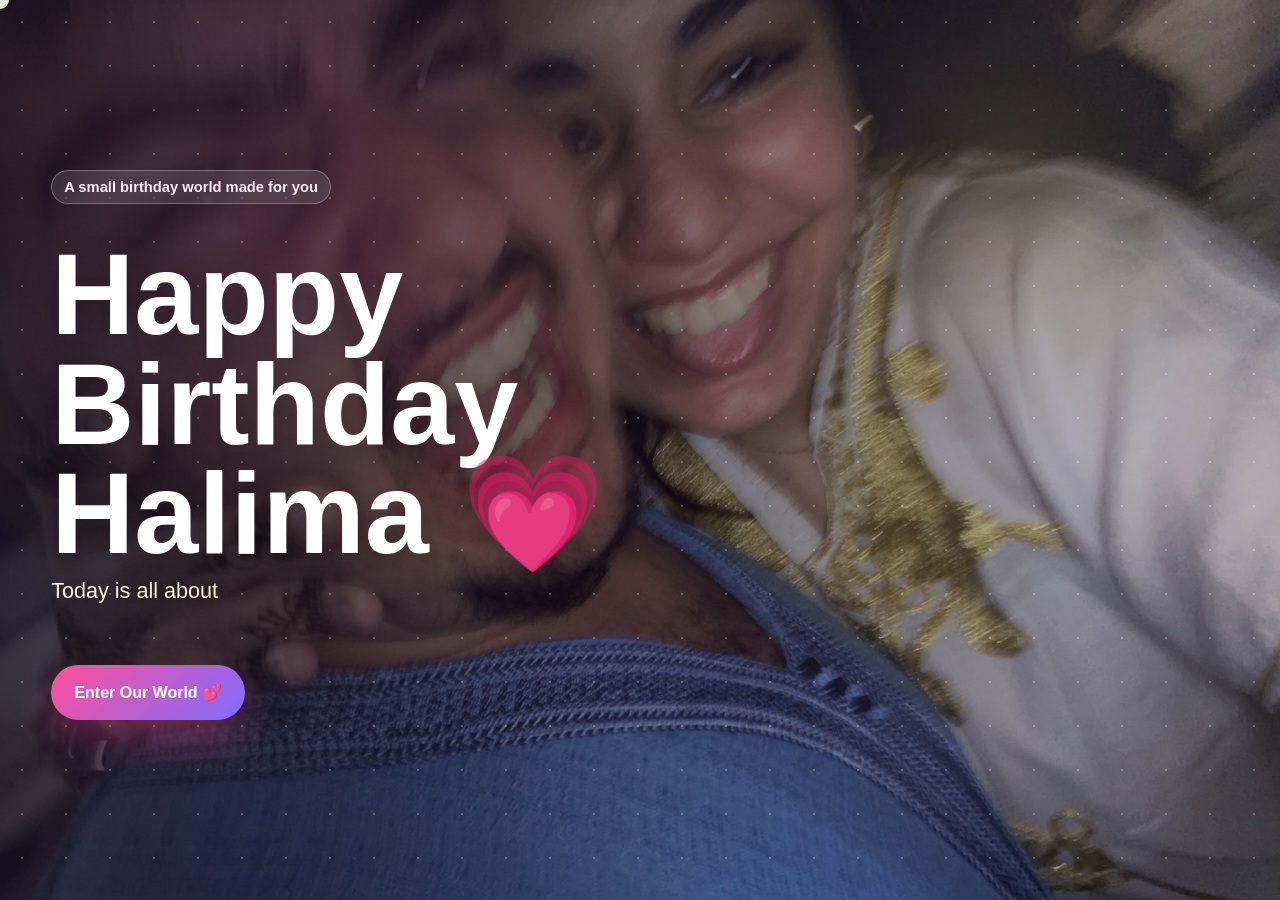
<file: index.html>
<!DOCTYPE html>
<html lang="en">
<head>
    <meta charset="UTF-8">
    <meta name="viewport" content="width=device-width, initial-scale=1.0">
    <title>Happy Birthday Halima</title>
    <link rel="stylesheet" href="style.css">
</head>
<body>
    <div class="cursor"></div>
    <main class="hero">
        <div class="hero-photo" aria-hidden="true"></div>
        <section class="hero-copy" aria-label="Birthday greeting">
            <p class="eyebrow">A small birthday world made for you</p>
            <h1>Happy Birthday Halima 💗</h1>
            <div class="greeting"></div>
            <button class="cta-button">Enter Our World 💕</button>
        </section>
    </main>

    <script src="motion.js"></script>
    <script src="script.js"></script>
</body>
</html>
</file>
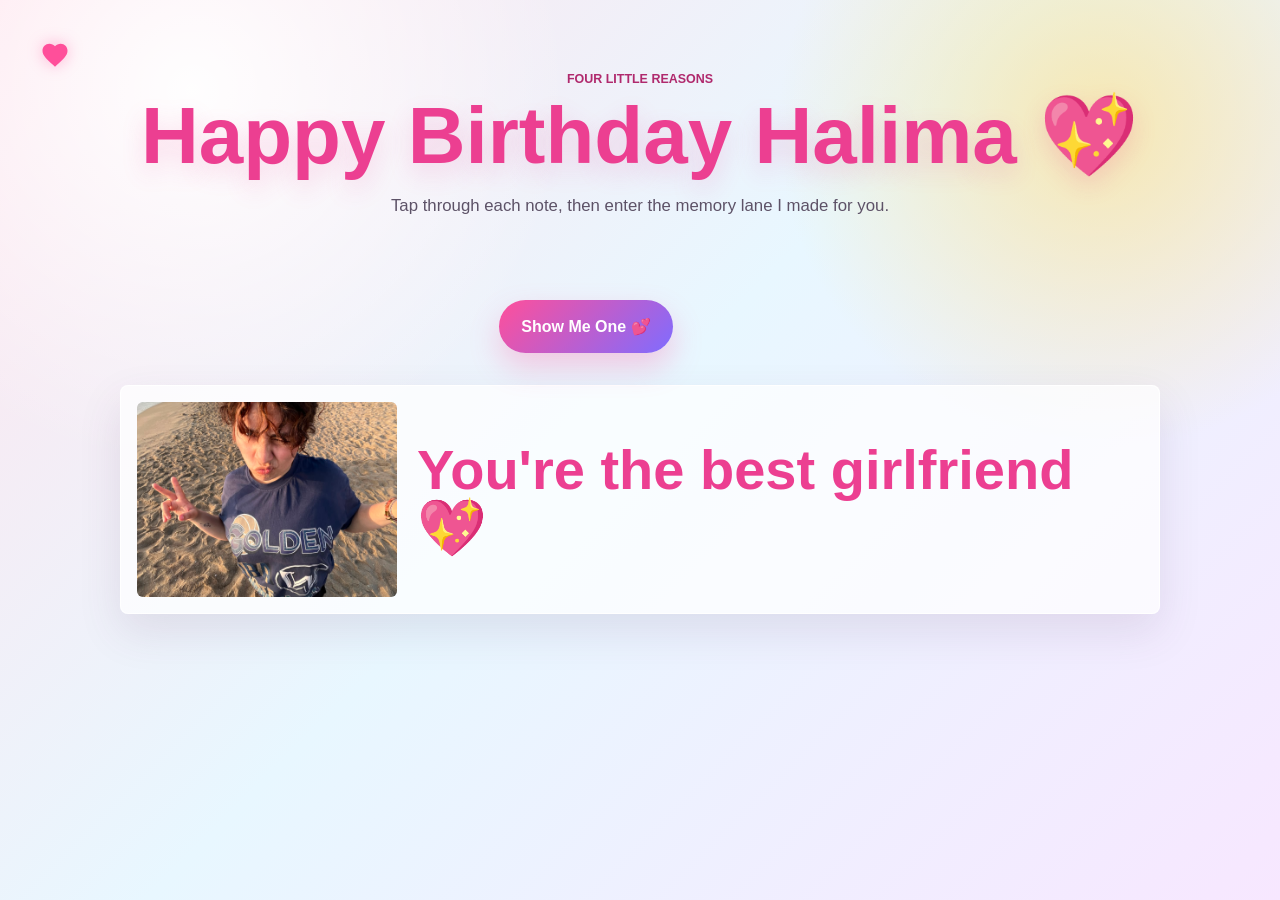
<file: cause.html>
<!DOCTYPE html>
<html lang="en">
<head>
    <meta charset="UTF-8">
    <meta name="viewport" content="width=device-width, initial-scale=1.0">
    <title>Why You Are My Favorite Person 💖</title>
    <link rel="stylesheet" href="./cause.css">
</head>
<body>
    <div class="custom-cursor">
        <svg viewBox="0 0 24 24" aria-hidden="true">
            <path fill="#ff4f9a" d="M12 21.35l-1.45-1.32C5.4 15.36 2 12.28 2 8.5 2 5.42 4.42 3 7.5 3c1.74 0 3.41.81 4.5 2.09C13.09 3.81 14.76 3 16.5 3 19.58 3 22 5.42 22 8.5c0 3.78-3.4 6.86-8.55 11.54L12 21.35z"/>
        </svg>
    </div>

    <main class="container">
        <section class="intro">
            <p class="eyebrow">Four little reasons</p>
            <h1>Happy Birthday Halima 💖</h1>
            <p>Tap through each note, then enter the memory lane I made for you.</p>
        </section>

        <div id="reasons-container"></div>

        <div class="controls">
            <button class="shuffle-button">Show Me One 💕</button>
            <div class="reason-counter"></div>
        </div>

        <section class="ending-section" aria-label="Birthday photo">
            <div class="teddy-hug">
                <img src="./d1.jpeg" alt="Halima smiling">
            </div>
            <div class="ending-text">You're the best girlfriend 💖</div>
        </section>
    </main>

    <script src="motion.js"></script>
    <script src="cause.js"></script>
</body>
</html>
</file>
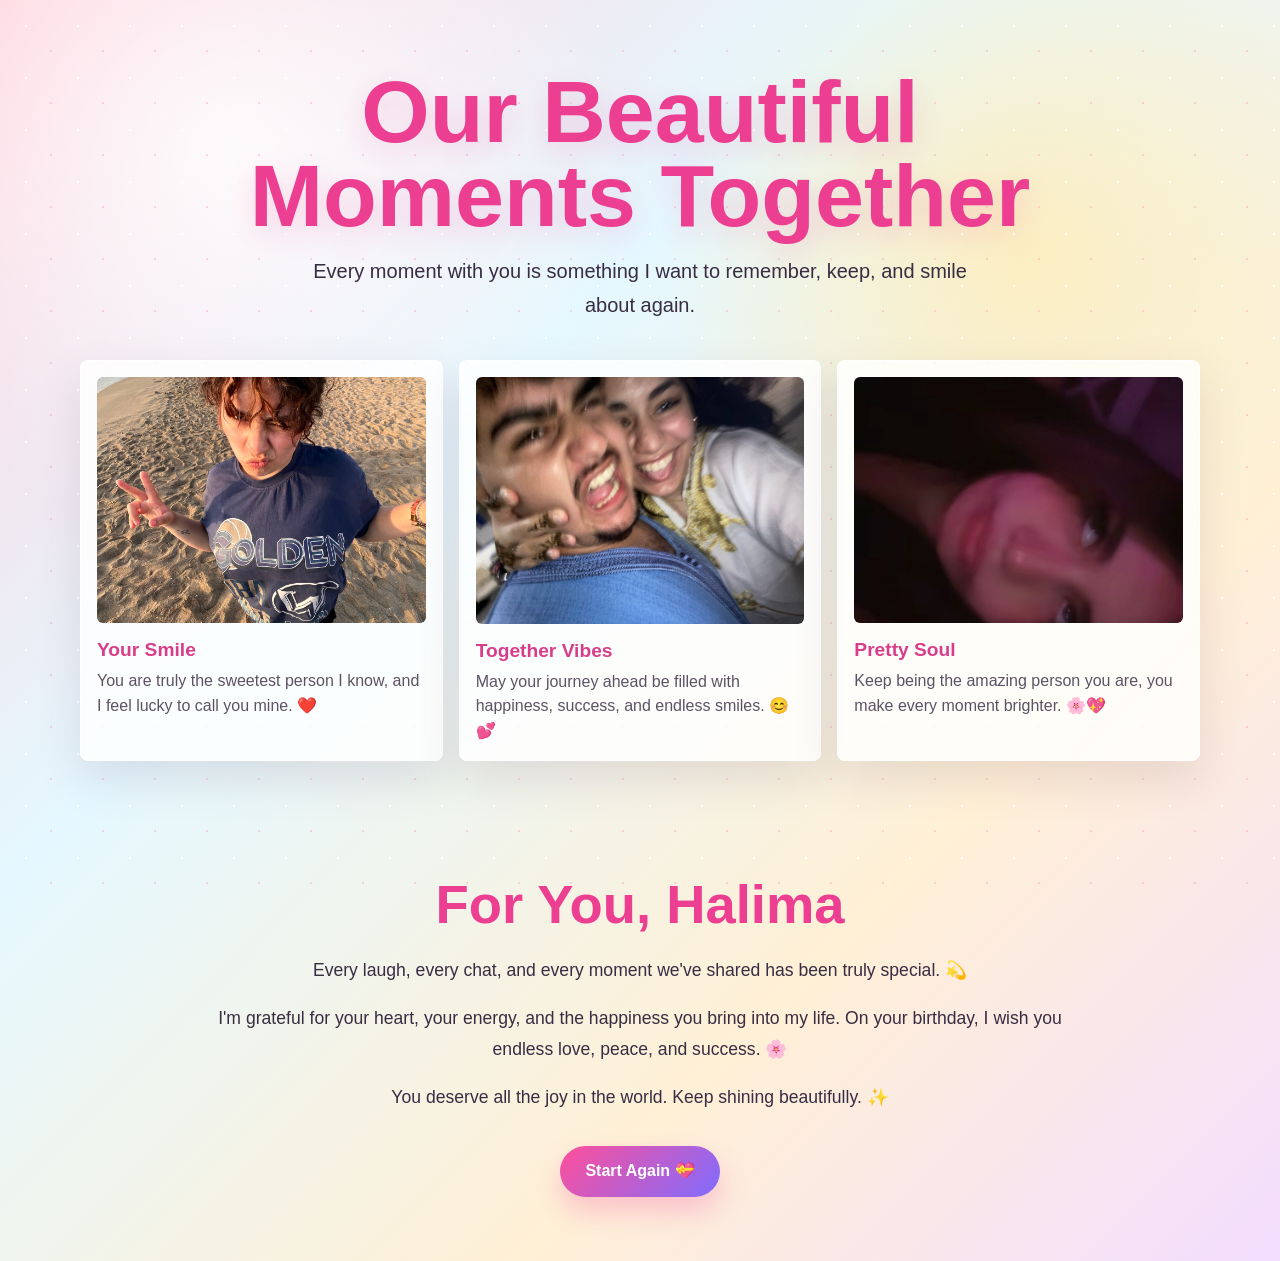
<file: last.html>
<!DOCTYPE html>
<html lang="en">
<head>
    <meta charset="UTF-8">
    <meta name="viewport" content="width=device-width, initial-scale=1.0">
    <title>Our Beautiful Memories ✨</title>
    <style>
        * {
            margin: 0;
            padding: 0;
            box-sizing: border-box;
        }

        body {
            min-height: 100vh;
            font-family: "Segoe UI", Arial, sans-serif;
            color: #382d43;
            background:
                radial-gradient(circle at 18% 12%, rgba(255, 255, 255, 0.85), transparent 26%),
                radial-gradient(circle at 80% 20%, rgba(255, 236, 181, 0.78), transparent 25%),
                linear-gradient(135deg, #ffd1dc 0%, #e5f8ff 35%, #fff0d6 70%, #f3ddff 100%);
            overflow-x: hidden;
        }

        .sparkles,
        .floating-hearts {
            position: fixed;
            inset: 0;
            pointer-events: none;
        }

        .sparkles {
            z-index: 1;
            background-image:
                radial-gradient(circle, rgba(255, 255, 255, 0.92) 1px, transparent 1px),
                radial-gradient(circle, rgba(255, 105, 180, 0.26) 1px, transparent 1px);
            background-position: 0 0, 25px 25px;
            background-size: 52px 52px;
            animation: drift 12s linear infinite;
        }

        .floating-hearts {
            z-index: 2;
            overflow: hidden;
        }

        .heart {
            position: absolute;
            bottom: -4rem;
            left: var(--left);
            font-size: var(--size);
            animation: floatHeart var(--duration) linear infinite;
            animation-delay: var(--delay);
            opacity: 0.68;
        }

        main {
            position: relative;
            z-index: 3;
        }

        .welcome {
            min-height: 40vh;
            display: grid;
            place-items: center;
            text-align: center;
            padding: 4rem 1.5rem 2rem;
        }

        .welcome h1 {
            max-width: 900px;
            margin: 0 auto 1rem;
            font-size: clamp(2.5rem, 8vw, 5.5rem);
            line-height: 0.96;
            letter-spacing: 0;
            color: #ec3f91;
            text-shadow: 0 10px 28px rgba(236, 63, 145, 0.18);
        }

        .welcome p {
            max-width: 680px;
            margin: 0 auto;
            font-size: clamp(1rem, 2.4vw, 1.25rem);
            line-height: 1.7;
        }

        .memory-container {
            width: min(1120px, calc(100% - 2rem));
            margin: 0 auto;
            display: grid;
            grid-template-columns: repeat(3, minmax(0, 1fr));
            gap: 1rem;
        }

        .memory-card {
            background: rgba(255, 255, 255, 0.82);
            border: 1px solid rgba(255, 255, 255, 0.9);
            border-radius: 8px;
            padding: 1rem;
            box-shadow: 0 18px 45px rgba(98, 63, 93, 0.14);
            transition: transform 0.28s ease, box-shadow 0.28s ease;
        }

        .memory-card:hover {
            transform: translateY(-6px);
            box-shadow: 0 22px 55px rgba(98, 63, 93, 0.2);
        }

        .memory-img {
            width: 100%;
            aspect-ratio: 4 / 3;
            object-fit: cover;
            border-radius: 6px;
            margin-bottom: 1rem;
            display: block;
            background: #ffffff;
        }

        .memory-date {
            color: #d83d8a;
            font-size: 1.2rem;
            font-weight: 800;
            margin-bottom: 0.5rem;
        }

        .memory-caption {
            color: #5d5263;
            line-height: 1.55;
        }

        .final-message {
            width: min(860px, calc(100% - 2rem));
            margin: 4rem auto 0;
            padding: 3rem 0 4rem;
            text-align: center;
        }

        .final-message h2 {
            font-size: clamp(2rem, 5vw, 3.4rem);
            color: #ec3f91;
            margin-bottom: 1.2rem;
        }

        .final-message p {
            font-size: 1.1rem;
            line-height: 1.8;
            margin-bottom: 1rem;
        }

        .goodbye-btn {
            display: inline-block;
            margin-top: 1rem;
            min-height: 3.2rem;
            padding: 0.95rem 1.6rem;
            color: #ffffff;
            background: linear-gradient(135deg, #ff4f9a, #7f6cff);
            border-radius: 999px;
            text-decoration: none;
            font-weight: 800;
            box-shadow: 0 14px 28px rgba(240, 71, 159, 0.28);
            transition: transform 0.25s ease, box-shadow 0.25s ease;
        }

        .goodbye-btn:hover {
            transform: translateY(-3px);
            box-shadow: 0 18px 35px rgba(240, 71, 159, 0.34);
        }

        @keyframes drift {
            to {
                background-position: 52px -52px, 77px -27px;
            }
        }

        @keyframes floatHeart {
            from {
                transform: translate3d(0, 0, 0) rotate(0deg);
            }

            to {
                transform: translate3d(var(--move), -120vh, 0) rotate(360deg);
            }
        }

        @media (max-width: 860px) {
            .memory-container {
                grid-template-columns: 1fr;
            }

            .welcome {
                min-height: 34vh;
            }
        }
    </style>
</head>
<body>
    <div class="sparkles"></div>
    <div class="floating-hearts">
        <div class="heart" style="--left: 8%; --size: 1.5rem; --duration: 8s; --delay: 0s; --move: 28px;">💝</div>
        <div class="heart" style="--left: 28%; --size: 1.2rem; --duration: 10s; --delay: 1s; --move: -36px;">💖</div>
        <div class="heart" style="--left: 51%; --size: 1.7rem; --duration: 9s; --delay: 2s; --move: 42px;">💗</div>
        <div class="heart" style="--left: 70%; --size: 1.3rem; --duration: 11s; --delay: 3s; --move: -24px;">💓</div>
        <div class="heart" style="--left: 88%; --size: 1.6rem; --duration: 7s; --delay: 4s; --move: 30px;">💕</div>
    </div>

    <main>
        <section class="welcome">
            <div>
                <h1>Our Beautiful Moments Together</h1>
                <p>Every moment with you is something I want to remember, keep, and smile about again.</p>
            </div>
        </section>

        <section class="memory-container" aria-label="Birthday memories">
            <article class="memory-card">
                <img src="./d1.jpeg" alt="A beautiful birthday memory" class="memory-img">
                <div class="memory-date">Your Smile</div>
                <div class="memory-caption">You are truly the sweetest person I know, and I feel lucky to call you mine. ❤️</div>
            </article>

            <article class="memory-card">
                <img src="./d2.jpeg" alt="A happy moment together" class="memory-img">
                <div class="memory-date">Together Vibes</div>
                <div class="memory-caption">May your journey ahead be filled with happiness, success, and endless smiles. 😊💕</div>
            </article>

            <article class="memory-card">
                <img src="./d3.jpeg" alt="A warm memory" class="memory-img">
                <div class="memory-date">Pretty Soul</div>
                <div class="memory-caption">Keep being the amazing person you are, you make every moment brighter. 🌸💖</div>
            </article>
        </section>

        <section class="final-message">
            <h2>For You, Halima</h2>
            <p>Every laugh, every chat, and every moment we've shared has been truly special. 💫</p>
            <p>I'm grateful for your heart, your energy, and the happiness you bring into my life. On your birthday, I wish you endless love, peace, and success. 🌸</p>
            <p>You deserve all the joy in the world. Keep shining beautifully. ✨</p>
            <a href="./index.html" class="goodbye-btn">Start Again 💝</a>
        </section>
    </main>
</body>
</html>
</file>
<file: style.css>
* {
    margin: 0;
    padding: 0;
    box-sizing: border-box;
}

body {
    min-height: 100vh;
    font-family: "Segoe UI", Arial, sans-serif;
    color: #ffffff;
    background: #211b2f;
    overflow: hidden;
}

button {
    font: inherit;
}

.cursor {
    width: 18px;
    height: 18px;
    background: #ffffff;
    border-radius: 50%;
    position: fixed;
    pointer-events: none;
    z-index: 30;
    mix-blend-mode: difference;
    transform: translate(-50%, -50%);
}

.hero {
    min-height: 100vh;
    position: relative;
    display: grid;
    align-items: center;
    padding: clamp(1.25rem, 4vw, 4rem);
    overflow: hidden;
}

.hero::before,
.hero::after {
    content: "";
    position: absolute;
    inset: 0;
    pointer-events: none;
}

.hero::before {
    z-index: 1;
    background:
        linear-gradient(90deg, rgba(26, 19, 35, 0.86) 0%, rgba(26, 19, 35, 0.62) 44%, rgba(26, 19, 35, 0.2) 100%),
        radial-gradient(circle at 18% 20%, rgba(255, 101, 166, 0.45), transparent 28%),
        radial-gradient(circle at 78% 18%, rgba(255, 219, 119, 0.28), transparent 24%);
}

.hero::after {
    z-index: 2;
    background-image: radial-gradient(circle, rgba(255, 255, 255, 0.78) 1px, transparent 1px);
    background-size: 44px 44px;
    opacity: 0.34;
    animation: sparkleDrift 12s linear infinite;
}

.hero-photo {
    position: absolute;
    inset: 0;
    background: url("./d2.jpeg") center / cover no-repeat;
    transform: scale(1.03);
    filter: saturate(1.08) contrast(1.03);
}

.hero-copy {
    width: min(690px, 100%);
    position: relative;
    z-index: 4;
}

.eyebrow {
    width: fit-content;
    margin-bottom: 1rem;
    padding: 0.5rem 0.75rem;
    border: 1px solid rgba(255, 255, 255, 0.28);
    border-radius: 999px;
    color: #ffe9f4;
    background: rgba(255, 255, 255, 0.11);
    backdrop-filter: blur(10px);
    font-size: 0.92rem;
    font-weight: 700;
}

h1 {
    max-width: 12ch;
    font-size: clamp(3rem, 10vw, 7.2rem);
    line-height: 0.95;
    letter-spacing: 0;
    text-shadow: 0 16px 36px rgba(0, 0, 0, 0.35);
    opacity: 0;
}

.greeting {
    max-width: 620px;
    min-height: 4.4rem;
    margin: 1.5rem 0 2rem;
    color: #fff7db;
    font-size: clamp(1.05rem, 2vw, 1.35rem);
    line-height: 1.65;
    text-shadow: 0 8px 18px rgba(0, 0, 0, 0.3);
}

.cta-button {
    min-height: 3.4rem;
    padding: 0 1.45rem;
    border: 0;
    border-radius: 999px;
    color: #ffffff;
    background: linear-gradient(135deg, #ff4f9a, #7f6cff);
    cursor: pointer;
    font-weight: 800;
    box-shadow: 0 18px 38px rgba(255, 79, 154, 0.34);
    transition: transform 0.25s ease, box-shadow 0.25s ease;
    opacity: 0;
}

.cta-button:hover {
    transform: translateY(-2px) scale(1.03);
    box-shadow: 0 22px 44px rgba(255, 79, 154, 0.42);
}

.floating {
    position: absolute;
    z-index: 3;
    pointer-events: none;
    opacity: 0;
}

@keyframes sparkleDrift {
    to {
        background-position: 44px -44px;
    }
}

@media (max-width: 720px) {
    body {
        overflow: hidden;
    }

    .cursor {
        display: none;
    }

    .hero {
        align-items: end;
        padding-bottom: 3rem;
    }

    .hero::before {
        background:
            linear-gradient(0deg, rgba(26, 19, 35, 0.95) 0%, rgba(26, 19, 35, 0.7) 56%, rgba(26, 19, 35, 0.18) 100%),
            radial-gradient(circle at 20% 22%, rgba(255, 101, 166, 0.4), transparent 32%);
    }

    h1 {
        max-width: 10ch;
    }

    .greeting {
        min-height: 5.6rem;
    }
}
</file>
<file: cause.css>
* {
    margin: 0;
    padding: 0;
    box-sizing: border-box;
}

body {
    min-height: 100vh;
    color: #392c45;
    background:
        radial-gradient(circle at 15% 10%, rgba(255, 255, 255, 0.95), transparent 28%),
        radial-gradient(circle at 86% 14%, rgba(255, 223, 128, 0.6), transparent 24%),
        linear-gradient(135deg, #ffe4ed 0%, #e8f7ff 48%, #f7e7ff 100%);
    font-family: "Segoe UI", Arial, sans-serif;
    overflow-x: hidden;
    padding: clamp(1rem, 4vw, 2.5rem);
}

button {
    font: inherit;
}

.custom-cursor {
    width: 30px;
    height: 30px;
    position: fixed;
    pointer-events: none;
    z-index: 9999;
    filter: drop-shadow(0 0 8px rgba(255, 79, 154, 0.4));
}

.custom-cursor svg {
    width: 100%;
    height: 100%;
}

.container {
    width: min(1040px, 100%);
    margin: 0 auto;
    position: relative;
    z-index: 1;
}

.intro {
    text-align: center;
    padding: 2rem 0 1rem;
}

.eyebrow {
    color: #b0296d;
    font-weight: 800;
    text-transform: uppercase;
    font-size: 0.78rem;
    letter-spacing: 0;
    margin-bottom: 0.6rem;
}

h1 {
    font-size: clamp(2.3rem, 7vw, 5rem);
    line-height: 1;
    color: #ec3f91;
    text-shadow: 0 10px 25px rgba(236, 63, 145, 0.18);
    margin-bottom: 1rem;
}

.intro p:last-child {
    max-width: 620px;
    margin: 0 auto;
    color: #5d5267;
    font-size: 1.05rem;
    line-height: 1.7;
}

#reasons-container {
    display: grid;
    grid-template-columns: repeat(2, minmax(0, 1fr));
    gap: 1rem;
    margin-top: 2rem;
}

.reason-card {
    min-height: 190px;
    background: rgba(255, 255, 255, 0.84);
    border: 1px solid rgba(255, 255, 255, 0.9);
    border-radius: 8px;
    padding: 1.25rem;
    box-shadow: 0 18px 44px rgba(100, 58, 95, 0.14);
    transition: transform 0.25s ease, box-shadow 0.25s ease;
    position: relative;
    overflow: hidden;
}

.reason-card:hover {
    transform: translateY(-5px);
    box-shadow: 0 22px 52px rgba(100, 58, 95, 0.19);
}

.reason-text {
    position: relative;
    z-index: 2;
    font-size: 1.08rem;
    line-height: 1.65;
}

.gif-overlay {
    position: absolute;
    inset: 0;
    display: flex;
    align-items: center;
    justify-content: center;
    background: rgba(255, 255, 255, 0.94);
    opacity: 0;
    transition: opacity 0.25s ease;
    z-index: 1;
}

.gif-overlay img {
    max-width: min(230px, 82%);
    max-height: 150px;
    object-fit: contain;
}

.reason-card:hover .gif-overlay {
    opacity: 1;
}

.controls {
    display: flex;
    align-items: center;
    justify-content: center;
    gap: 1rem;
    flex-wrap: wrap;
    margin: 2rem 0;
}

.shuffle-button {
    min-height: 3.3rem;
    border: 0;
    border-radius: 999px;
    padding: 0 1.4rem;
    color: #ffffff;
    background: linear-gradient(135deg, #ff4f9a, #7f6cff);
    cursor: pointer;
    font-weight: 800;
    box-shadow: 0 14px 30px rgba(255, 79, 154, 0.28);
    transition: transform 0.25s ease, box-shadow 0.25s ease;
}

.shuffle-button:hover,
.shuffle-button.story-mode:hover {
    transform: translateY(-2px) scale(1.04);
    box-shadow: 0 18px 36px rgba(255, 79, 154, 0.35);
}

.shuffle-button.story-mode {
    background: linear-gradient(135deg, #6c6bff, #ff62b7);
}

.reason-counter {
    min-width: 92px;
    color: #b0296d;
    font-size: 0.95rem;
    font-weight: 800;
}

.floating {
    position: fixed;
    pointer-events: none;
    animation: float 3s ease-in-out infinite;
}

.ending-section {
    display: grid;
    grid-template-columns: minmax(160px, 260px) minmax(0, 1fr);
    gap: 1.25rem;
    align-items: center;
    margin: 2rem auto 0;
    padding: 1rem;
    background: rgba(255, 255, 255, 0.72);
    border: 1px solid rgba(255, 255, 255, 0.9);
    border-radius: 8px;
    box-shadow: 0 18px 44px rgba(100, 58, 95, 0.12);
}

.teddy-hug img {
    width: 100%;
    aspect-ratio: 4 / 3;
    object-fit: cover;
    border-radius: 6px;
    display: block;
}

.ending-text {
    color: #ec3f91;
    font-size: clamp(1.7rem, 5vw, 3.5rem);
    line-height: 1.05;
    font-weight: 900;
}

@keyframes float {
    0%,
    100% {
        transform: translateY(0);
    }

    50% {
        transform: translateY(-20px);
    }
}

@media (max-width: 760px) {
    .custom-cursor {
        display: none;
    }

    #reasons-container,
    .ending-section {
        grid-template-columns: 1fr;
    }

    .ending-text {
        text-align: center;
    }
}
</file>
